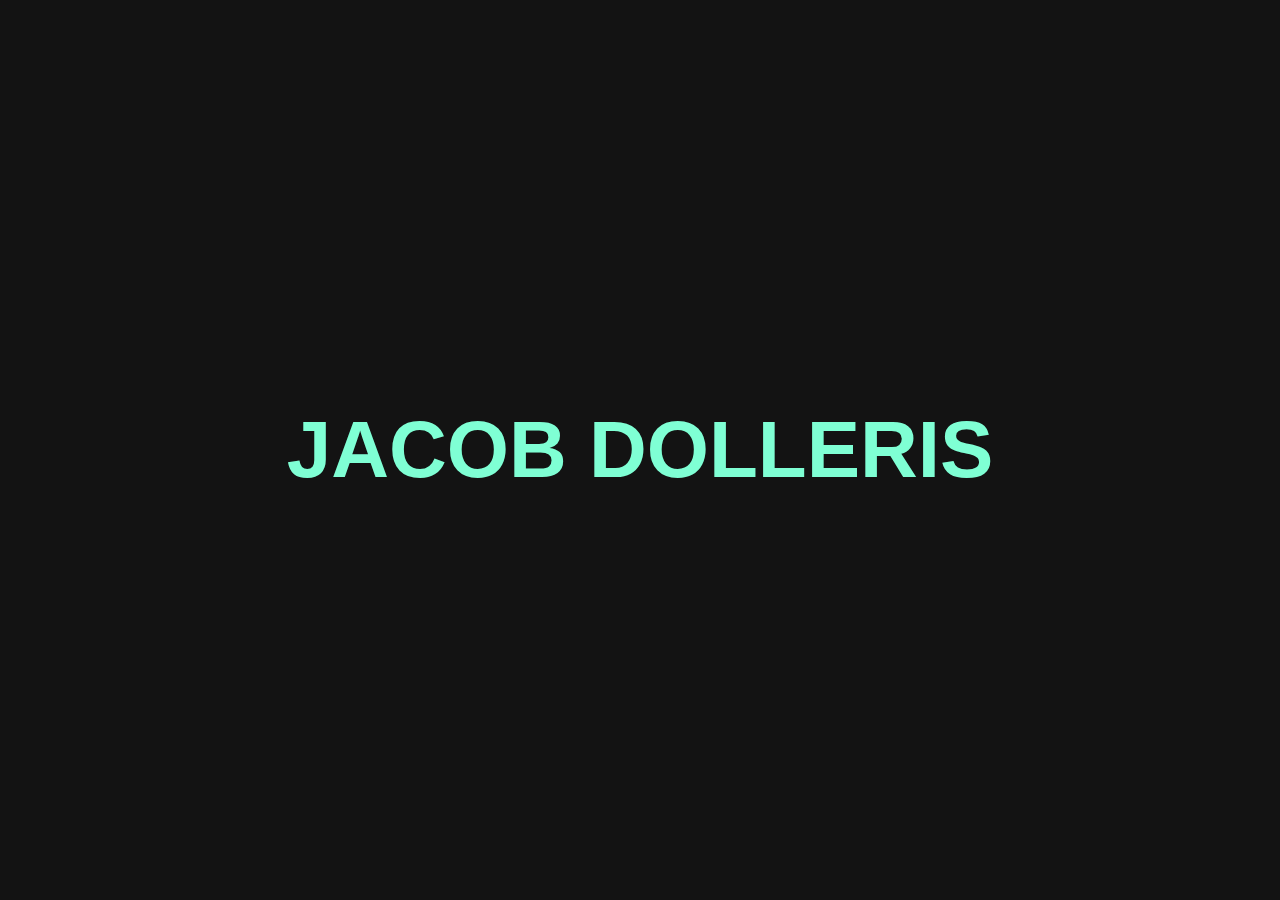
<file: index.html>
<!DOCTYPE html>
<html lang="en">
<head>
    <link href="stylesheets/style.css" rel="stylesheet">
    <meta charset="UTF-8">
    <meta name="viewport" content="width=device-width, initial-scale=1.0">
    <title>Velkommen</title>
</head>
<body>
    <div class="container">
        <h1>
           <a href="#menu">Jacob Dolleris</a>
        </h1>
           
       <div class="popover" id="menu">
        <div class = 'content'>
         <a href="#" class="close"></a>
          <div class = 'nav'>
           <ul class = 'nav_list'>
             
             <div class = 'nav_list_item'>
             <li><a href="portfolio.html#first">Portfolio</a></li>
             </div>
           <div class = 'nav_list_item'>
             <li><a href="fremtid.html">Fremtid</a></li>
             </div>
             <div class = 'nav_list_item'>
              <li><a href="interesser.html">Galleri</a></li>
            </div>
           <div class = 'nav_list_item'>
             <li><a href="kontakt.html">Kontakt</a></li>
             </div>
     
             
           </ul>
         </div>
        </div>
        </div>
        </div>

       
<!--
        <div class="so-me">
          <img src="" alt="">
          <img src="" alt="">
          <img src="" alt="">
        </div>
  -->
</body>
</html>
</file>
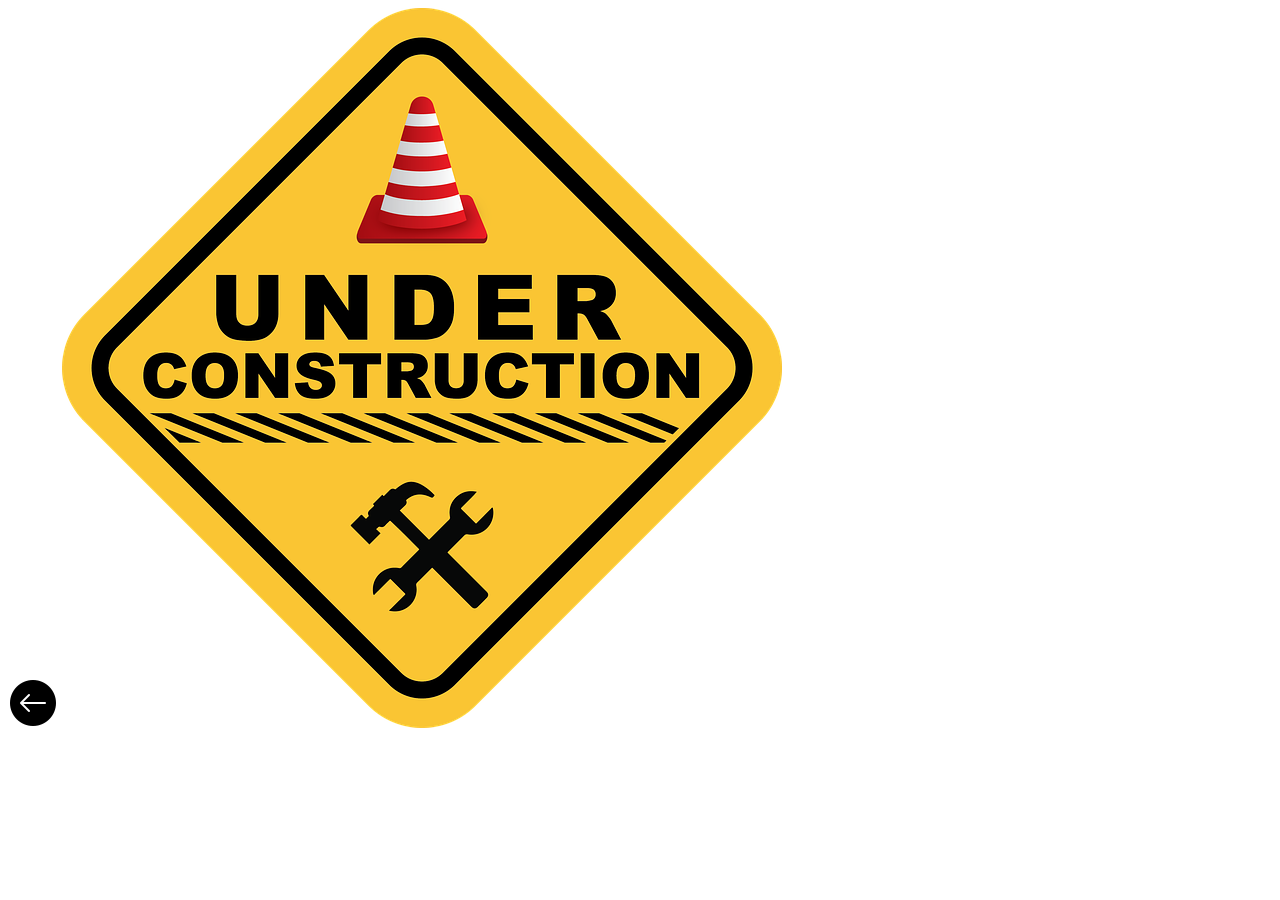
<file: fremtid.html>
<!DOCTYPE html>
<html lang="en">
<head>
    <meta charset="UTF-8">
    <meta name="viewport" content="width=device-width, initial-scale=1.0">
    <title>Fremtid</title>
</head>
<body>
    <a href="index.html#menu"><img src="billeder/back.png" width="50px" height="50px"></a>
    <img src="billeder/placeholder.png">
  
</body>
</html>
</file>
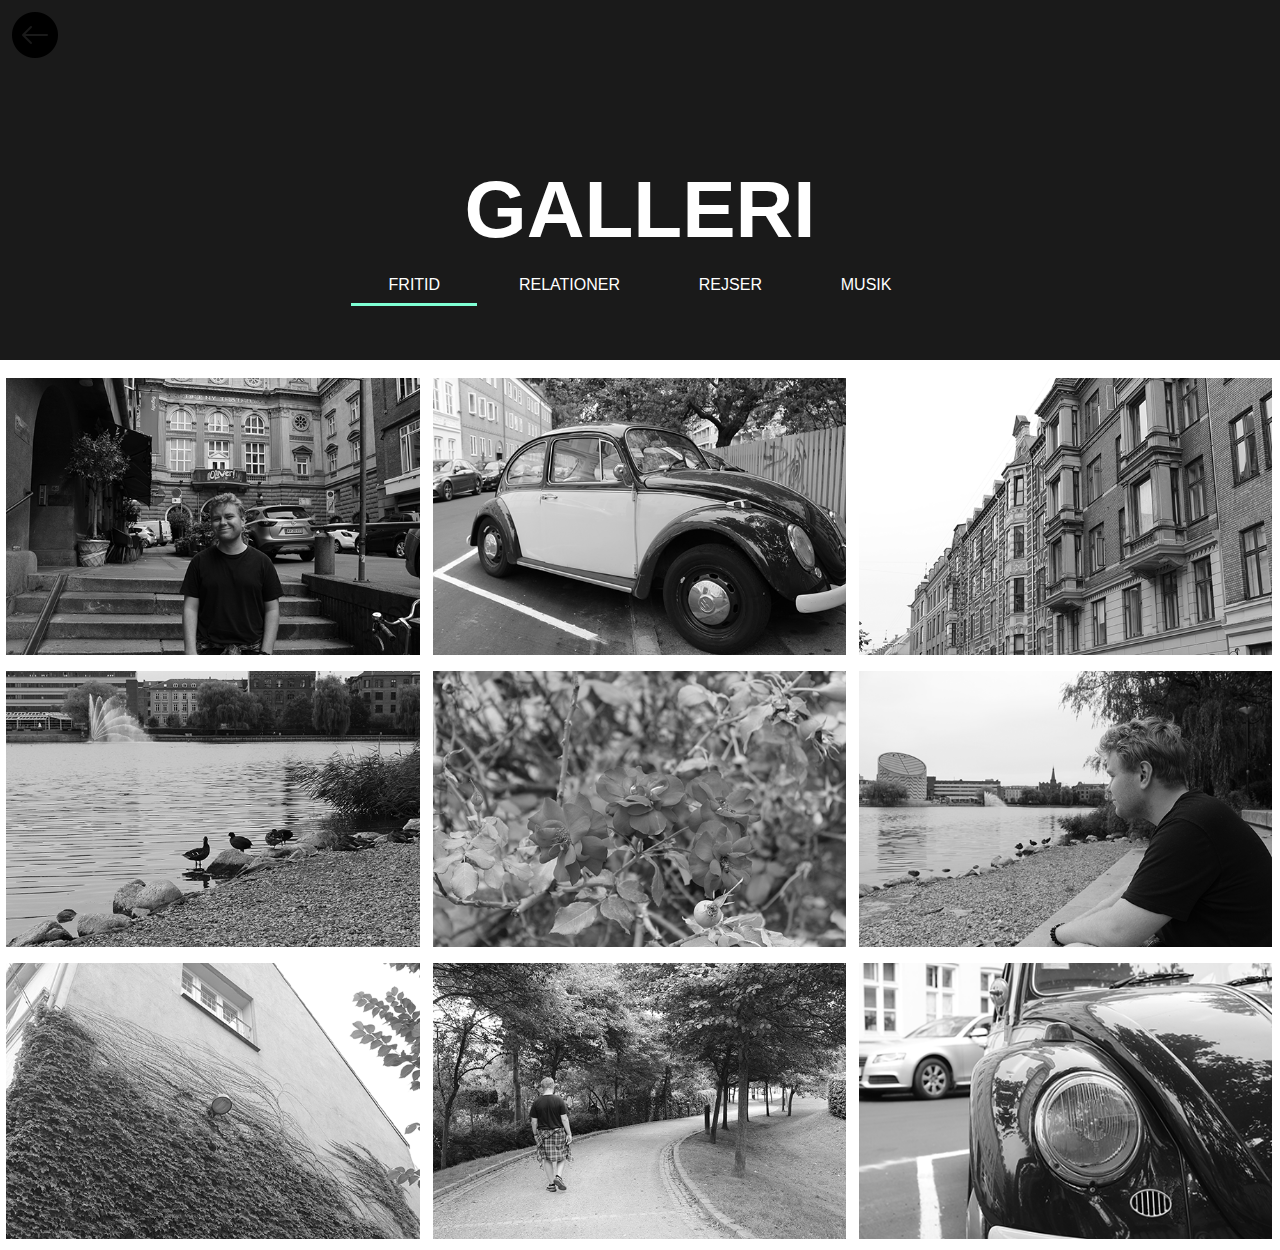
<file: interesser.html>
<!DOCTYPE html>
<html lang="en">
<head>
    <meta charset="UTF-8">
    <meta name="viewport" content="width=device-width, initial-scale=1.0">
    <title>Galleri</title>
    <link href="stylesheets/styleint.css" rel="stylesheet">
</head>

<body>
    
<div class="container">
    <a href="index.html#menu" class="tilbage"><img src="billeder/back.png" width="50px" height="50px"></a>
    
        <h1>Galleri</h1>

    
        <nav>
            <ul>
                <a href="interesser.html"> <li class="active">Fritid</li></a>
                <a href="sider/venner.html"> <li>Relationer</li></a>
                <a href="sider/rejser.html"> <li>Rejser</li></a>
                <a href="sider/musik.html"> <li>Musik</li></a>
                
            </ul>
        
           </nav> 

</div>
<div class="row filter fade-in">
    
    <div class="column">
        <img src="billeder/fritid/mig-2.png" style="width: 100%;">
        <img src="billeder/fritid/and.png" style="width:100%">
        <img src="billeder/fritid/vaeg.png" style="width: 100%;">
        

       
    </div>
    <div class="column">
       
        <img src="billeder/fritid/bil2.png" style="width:100%">
        <img src="billeder/fritid/blomst.png" style="width:100%">
        <img src="billeder/fritid/mig-bagfra.png" style="width: 100%;">
        
       
    </div>
    <div class="column">
       
        <img src="billeder/fritid/bygning.png" style="width:100%">
        <img src="billeder/fritid/mig.png" style="width:100%">
        <img src="billeder/fritid/bil1.png" style="width:100%">
        
        
        
       
    </div>

</body>
</html>
</file>
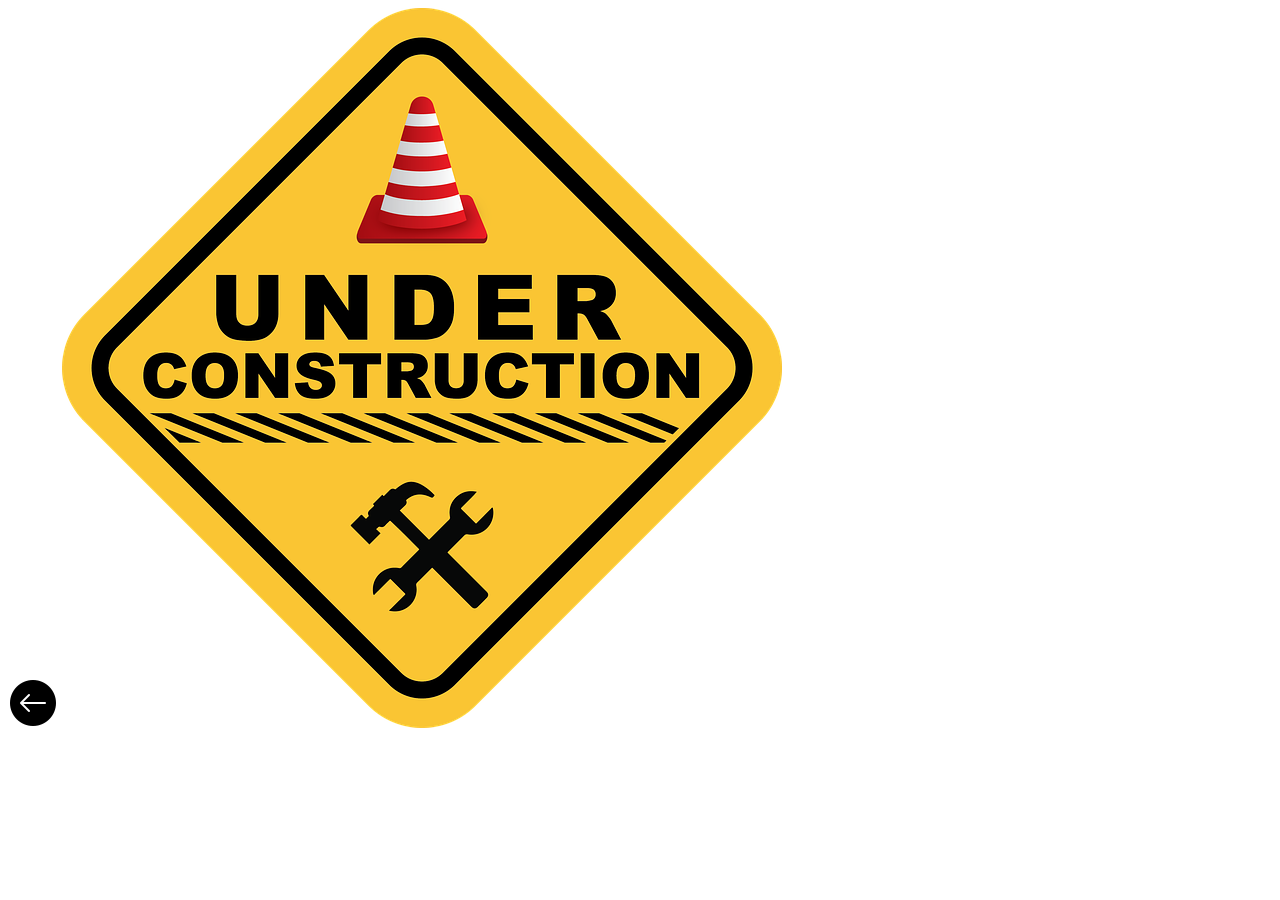
<file: kontakt.html>
<!DOCTYPE html>
<html lang="en">
<head>
    <meta charset="UTF-8">
    <meta name="viewport" content="width=device-width, initial-scale=1.0">
    <title>Kontakt</title>
</head>
<body>
    <a href="index.html#menu"><img src="billeder/back.png" width="50px" height="50px"></a>
    <img src="billeder/placeholder.png">
</body>
</html>
</file>
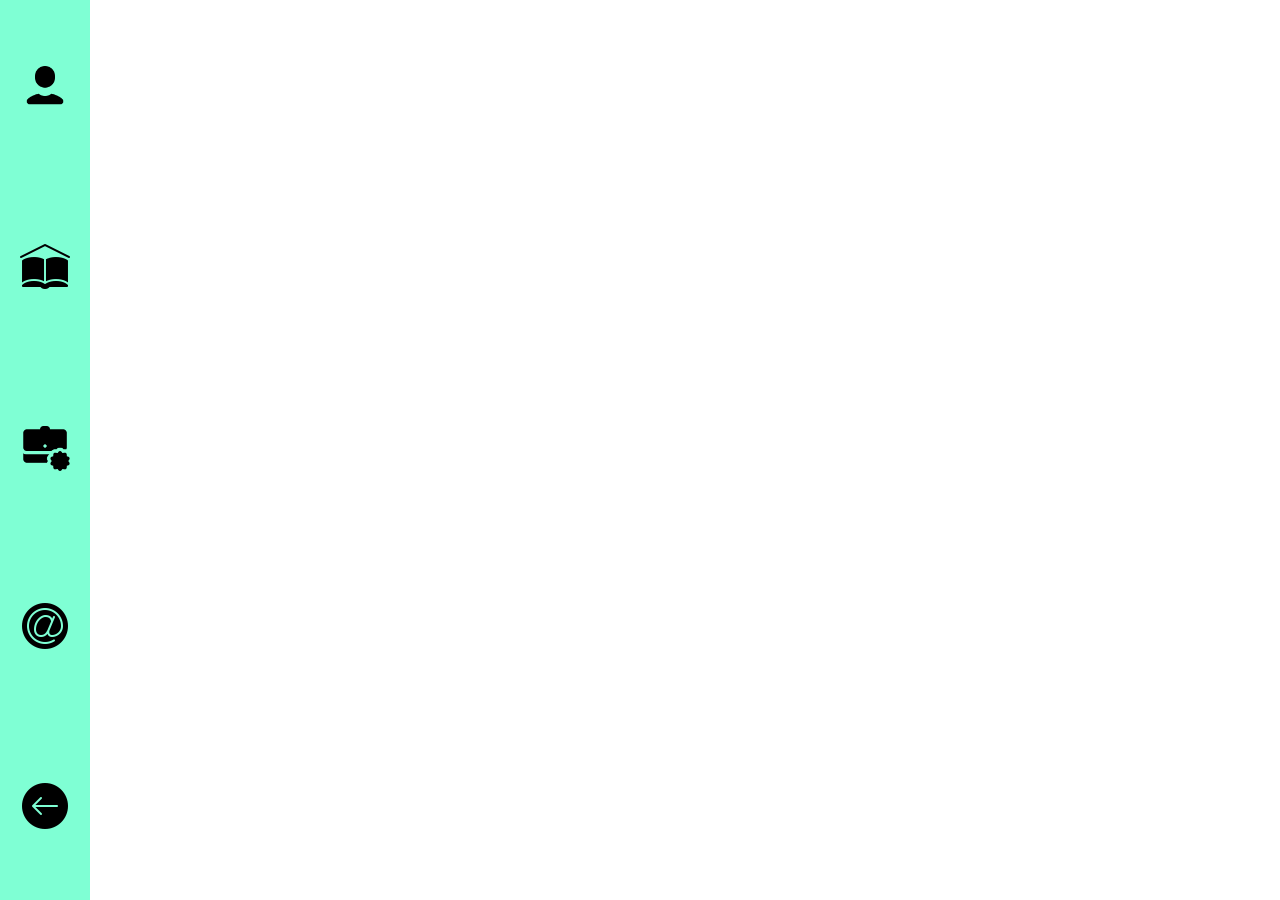
<file: portfolio.html>
<!DOCTYPE html>
<html lang="en">
<head>
    <link href="stylesheets/styleport.css" rel="stylesheet">
    <meta charset="UTF-8">
    <meta name="viewport" content="width=<device-width>, initial-scale=1.0">
    <title>Portfolio</title>
</head>
<body>
    <nav>
        <a href="#first">
          <img src="billeder/person.png"  width="50px" height="50px">
        </a>


        <a href="#second">
          <img src="billeder/skole.png" width="50px" height="50px">
        </a>


        <a href="#third">
          <img src="billeder/work.png" width="50px" height="50px">
        </a>
        
        <a href="#fourth">
          <img src="billeder/kontakt.png" width="50px" height="50px">
        </a>
       
        <a href="index.html#menu"> 
          <img src="billeder/back.png" width="50px" height="50px"> 
        </a>
      </nav>
       
      


     <div class= 'container'> 

       <section id= 'first'>

     

            <div class="overskirft">
              
                <h1>Hello!</h1>

            </div>

         <div class="tekst">

            <p>Velkommen til min portfolio. Her kan du finde mit CV, læse om min uddannelse, tidligere og aktive arbejde, du kan også kontakte mig.</p>

            
          </div>

      

          
        </section>
       







       <section id= 'second'>
         <h1 class="header">Uddannelse</h1>
       </section>
       
      <section id= 'third'>
        <h1 class="header">Arbejde</h1>
       </section>
       
      <section id= 'fourth'>
        <h1 class="header">Kontakt</h1>
       </section>
     </div>


</body>
</html>
</file>
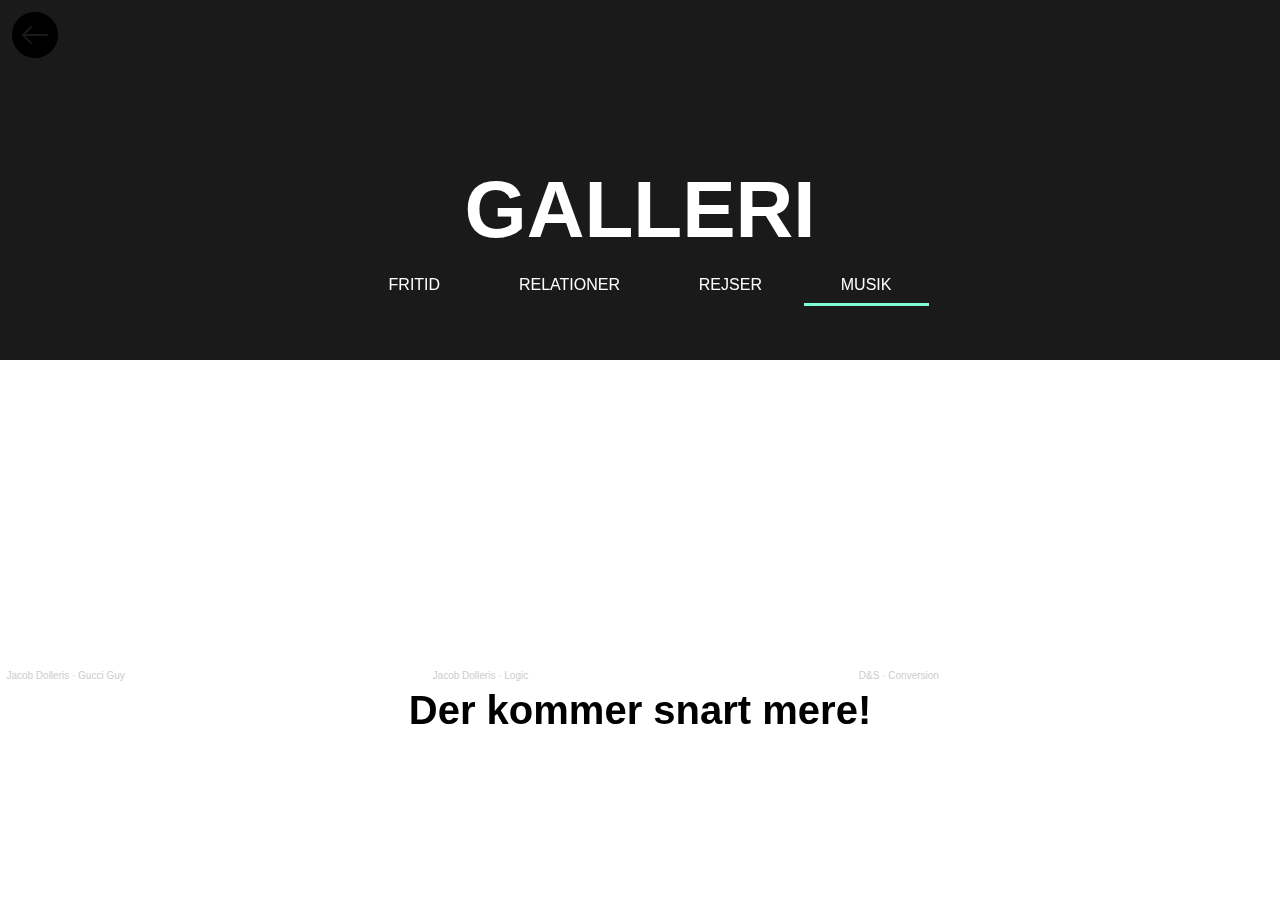
<file: sider/musik.html>
<!DOCTYPE html>
<html lang="en">
<head>
    <meta charset="UTF-8">
    <meta name="viewport" content="width=device-width, initial-scale=1.0">
    <title>Musik</title>
    <link href="../stylesheets/styleint.css" rel="stylesheet">
</head>
<body>
    <div class="container">
        <a href="../index.html#menu"><img src="../billeder/back.png" width="50px" height="50px"></a>
        
            <h1>Galleri</h1>
    
        
       <nav>
        <ul>
            <a href="../interesser.html"> <li>Fritid</li></a>
            <a href="venner.html"> <li>Relationer</li></a>
            <a href="rejser.html"> <li>Rejser</li></a>
            <a href="musik.html"> <li class="active">Musik</li></a>
            
        </ul>
    
       </nav> 
    
    </div>
    <div class="row fade-in">

        <div class="column">
            <iframe width="100%" height="300" scrolling="no" frameborder="no" allow="autoplay" src="https://w.soundcloud.com/player/?url=https%3A//api.soundcloud.com/tracks/771137830&color=%23ff5500&auto_play=false&hide_related=false&show_comments=true&show_user=true&show_reposts=false&show_teaser=true&visual=true"></iframe><div style="font-size: 10px; color: #cccccc;line-break: anywhere;word-break: normal;overflow: hidden;white-space: nowrap;text-overflow: ellipsis; font-family: Interstate,Lucida Grande,Lucida Sans Unicode,Lucida Sans,Garuda,Verdana,Tahoma,sans-serif;font-weight: 100;"><a href="https://soundcloud.com/jacob-dolleris" title="Jacob Dolleris" target="_blank" style="color: #cccccc; text-decoration: none;">Jacob Dolleris</a> · <a href="https://soundcloud.com/jacob-dolleris/gucciguy" title="Gucci Guy" target="_blank" style="color: #cccccc; text-decoration: none;">Gucci Guy</a></div>
        </div>

        <div class="column">
            <iframe width="100%" height="300" scrolling="no" frameborder="no" allow="autoplay" src="https://w.soundcloud.com/player/?url=https%3A//api.soundcloud.com/tracks/771216715&color=%23ff5500&auto_play=false&hide_related=false&show_comments=true&show_user=true&show_reposts=false&show_teaser=true&visual=true"></iframe><div style="font-size: 10px; color: #cccccc;line-break: anywhere;word-break: normal;overflow: hidden;white-space: nowrap;text-overflow: ellipsis; font-family: Interstate,Lucida Grande,Lucida Sans Unicode,Lucida Sans,Garuda,Verdana,Tahoma,sans-serif;font-weight: 100;"><a href="https://soundcloud.com/jacob-dolleris" title="Jacob Dolleris" target="_blank" style="color: #cccccc; text-decoration: none;">Jacob Dolleris</a> · <a href="https://soundcloud.com/jacob-dolleris/logic" title="Logic" target="_blank" style="color: #cccccc; text-decoration: none;">Logic</a></div>

        </div>

        <div class="column">
            <iframe width="100%" height="300" scrolling="no" frameborder="no" allow="autoplay" src="https://w.soundcloud.com/player/?url=https%3A//api.soundcloud.com/tracks/539287284&color=%23ff5500&auto_play=false&hide_related=false&show_comments=true&show_user=true&show_reposts=false&show_teaser=true&visual=true"></iframe><div style="font-size: 10px; color: #cccccc;line-break: anywhere;word-break: normal;overflow: hidden;white-space: nowrap;text-overflow: ellipsis; font-family: Interstate,Lucida Grande,Lucida Sans Unicode,Lucida Sans,Garuda,Verdana,Tahoma,sans-serif;font-weight: 100;"><a href="https://soundcloud.com/beat-makers-771154600" title="D&amp;S" target="_blank" style="color: #cccccc; text-decoration: none;">D&amp;S</a> · <a href="https://soundcloud.com/beat-makers-771154600/conversion" title="Conversion" target="_blank" style="color: #cccccc; text-decoration: none;">Conversion</a></div>
        </div>
    </div>

    <h1 style="width: 100%; text-align: center; font-size: 40px;" class="fade-in">Der kommer snart mere!</h1>
</body>
</html>
</file>
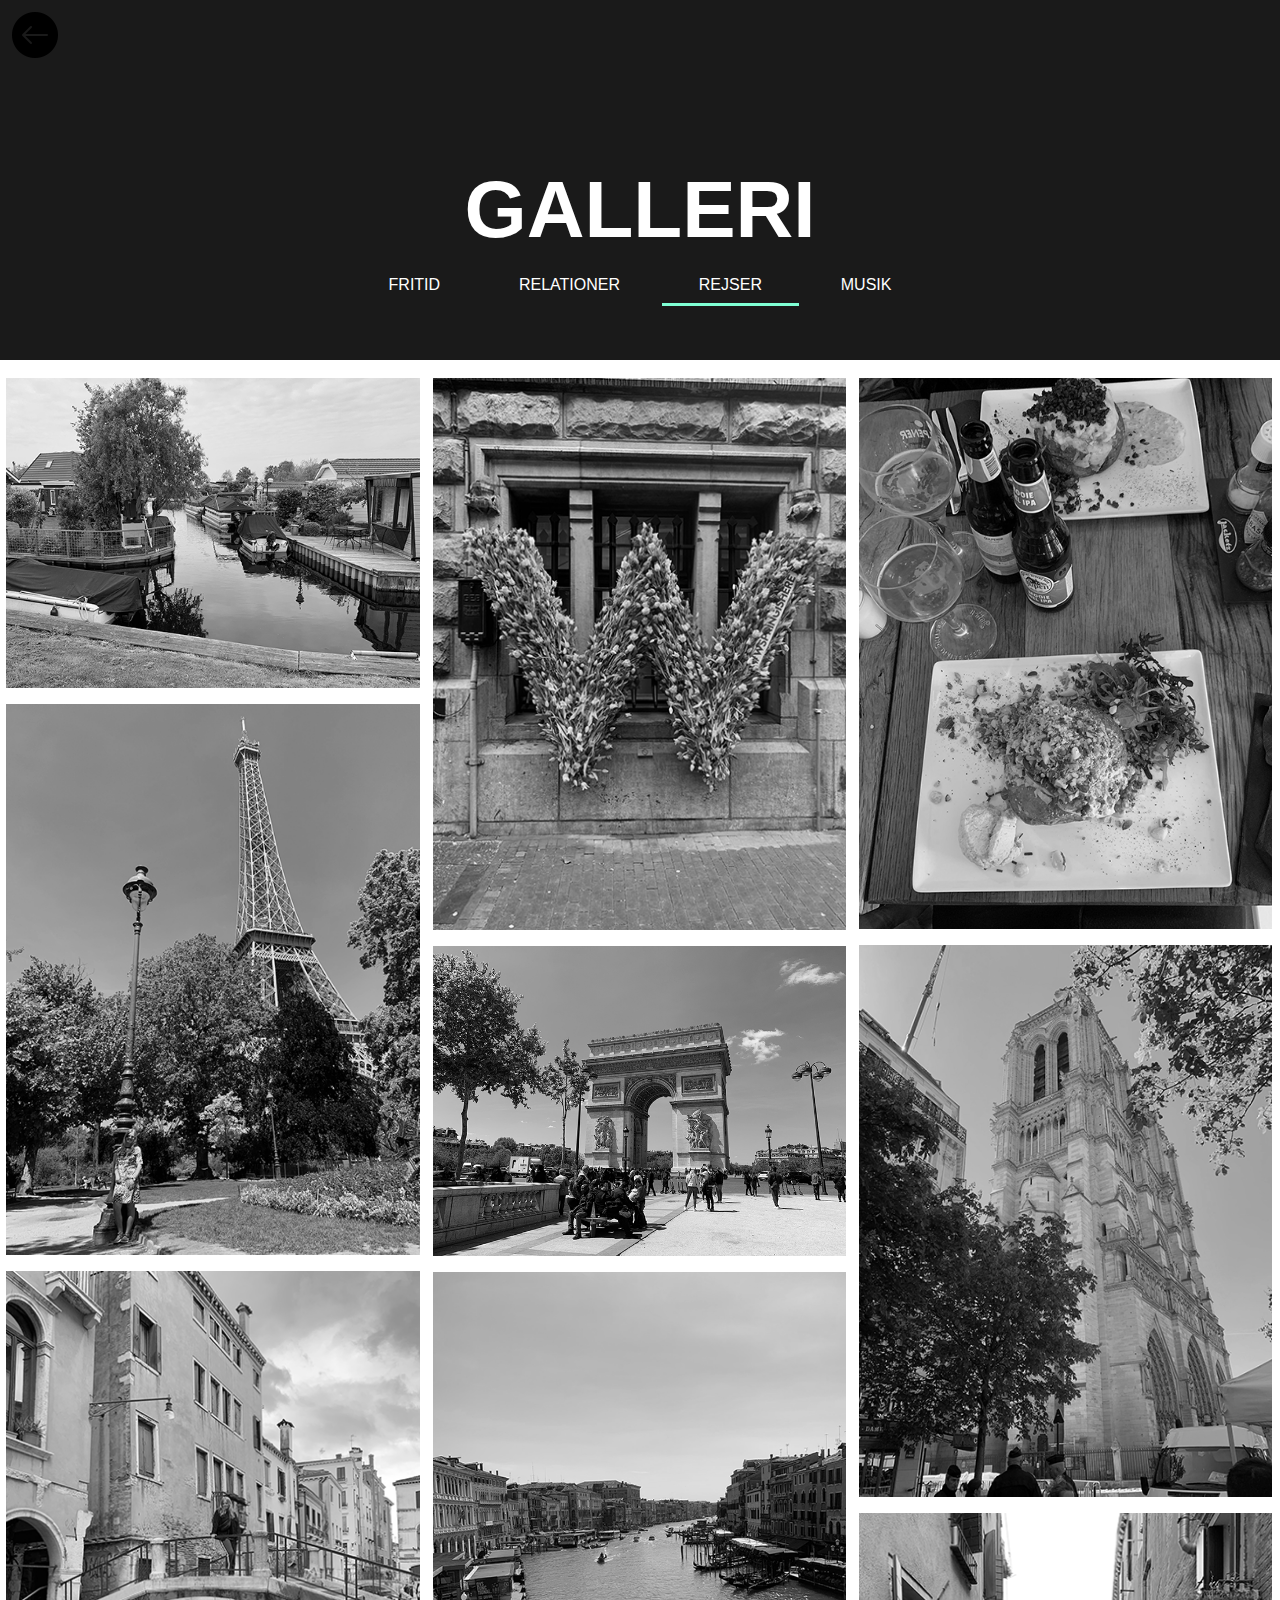
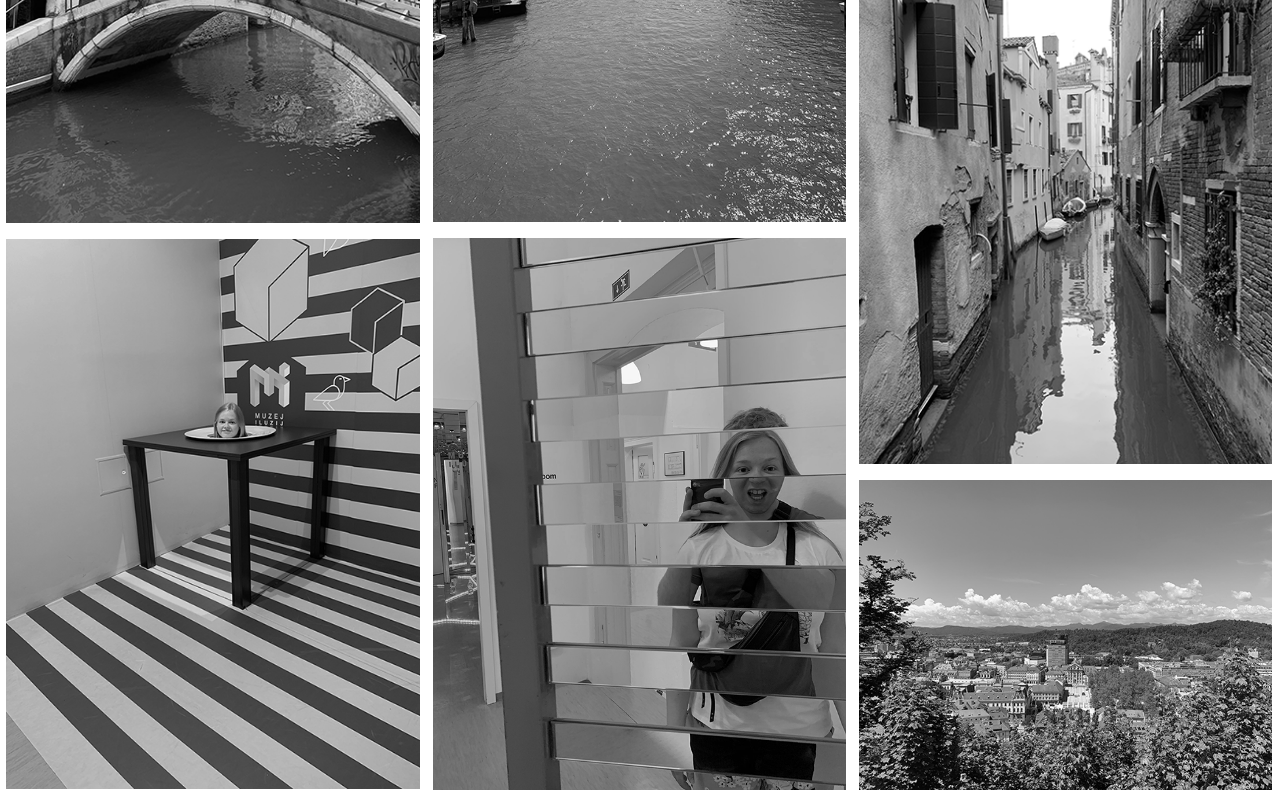
<file: sider/rejser.html>
<!DOCTYPE html>
<html lang="en">
<head>
    <meta charset="UTF-8">
    <meta name="viewport" content="width=device-width, initial-scale=1.0">
    <title>Kæreste</title>
    <link href="../stylesheets/styleint.css" rel="stylesheet">
</head>
<body>
    <div class="container">
        <a href="../index.html#menu"><img src="../billeder/back.png" width="50px" height="50px"></a>
        
        
            <h1>Galleri</h1>
    
        
       <nav>
        <ul>
            <a href="../interesser.html"> <li>Fritid</li></a>
            <a href="venner.html"> <li>Relationer</li></a>
            <a href="rejser.html"> <li class="active">Rejser</li></a>
            <a href="musik.html"> <li>Musik</li></a>
            
        </ul>
    
       </nav> 
    
    </div>
    <div class="row filter fade-in">
        <div class="column">
            <img src="../billeder/rejser/amsterdam/amst-vand.png" style="width: 100%;">
            <img src="../billeder/rejser/paris/eiffel.png" style="width: 100%;">
            <img src="../billeder/rejser/venedig/venezia-bro.png" style="width: 100%;">
            <img src="../billeder/rejser/ljubiana/lju-snyd.png" style="width: 100%;">
        </div>
        <div class="column">
            <img src="../billeder/rejser/amsterdam/blomst.png" style="width: 100%;">
            <img src="../billeder/rejser/paris/buen.png" style="width: 100%;">
            <img src="../billeder/rejser/venedig/venezia-vand.png" style="width: 100%;">
            <img src="../billeder/rejser/ljubiana/lju-spejl.png" style="width: 100%;">

        </div>
        <div class="column">
            <img src="../billeder/rejser/amsterdam/mad.png" style="width: 100%;">
            <img src="../billeder/rejser/paris/notre.png" style="width: 100%;">
            <img src="../billeder/rejser/venedig/venezia-gade.png" style="width: 100%;">
            <img src="../billeder/rejser/ljubiana/lju1.png" style="width: 100%;">

        </div>



    </div>
</body>
</html>
</file>
<file: stylesheets/style.css>
* {
    margin: 0;
    padding: 0;
}

.container {
    min-height: 100vh;
    display: flex;
    justify-content: center;
    align-items: center;
    scroll-behavior: smooth;
    background: #131313;
    font-family:'Helvetica Neue', sans-serif;
}

h1 a {
  font-size: 80px;
  color: aquamarine;
  text-decoration: none;
  text-transform: uppercase;
  transition: all ease-in-out 0.5s;
  
}

h1 a:hover {

font-size: 90px;
}

.popover {
   display: none;
   box-shadow: 0px 6px 8px rgba(19, 19, 19, .7);
}

.popover:target {
  position: absolute;
  right: 0;
  top: 0;
  width: 100%;
  height: 100%;
  display: flex;
  align-items: center;
  justify-content: center;
}

.popover .content {
  display: flex;
  align-items: center;
  justify-content: center;
  position: relative;
  width: 0;
  height: 0;
  color: #fff;
  background-color: #191919;
  animation: 1s grow ease forwards;
  text-align: center;
}

.nav_list  {
  list-style-type: none;
}

.nav_list a {
  text-decoration: none;
  font-size: 50px;
  color: #fff;
}

.nav_list_item {
  height: 100%;
  overflow: hidden;
}

.nav_list li {
  padding: 15px 0;
  text-transform: uppercase;
  transform: translateY(200px);
  opacity: 0;
  animation: 2s slideUp ease forwards .5s;
  position: relative;
}

.nav_list li::before {
  content: '';
  position: absolute;
  height: 2px;
  width: 0px;
  left: 0;
  bottom: 10px;
  background: aquamarine; 
  transition: all .5s ease;
}

.nav_list li:hover:before {
      width: 100%;
}

.popover p {
  padding: 50px;
  opacity: 0;
  animation: 1s fadeIn ease forwards 1s;
}

.popover .close::after {
  right: 0;
  top: 0;
  width: 50px;
  height: 50px;
  position: absolute;
  display: flex;
  z-index: 1;
  font-size: 30px;
  align-items: center;
  justify-content: center;
  background-color: aquamarine;
  color: #191919;
  content: "×";
  cursor: pointer;
  opacity: 0; 
  animation: 1s fadeIn ease forwards .5s;
}

@keyframes grow {
  100% {
    height: 90%;
    width: 90%;
 }
}

@keyframes fadeIn {
100% {
  opacity: 1;
 }
}

@keyframes slideUp {
  100% {
    transform: translateY(0);
    opacity: 1;
  }
}

/*
.so-me{
  background:#131313;
  min-height: 10vh;
}
*/
</file>
<file: stylesheets/styleint.css>
*{
    margin: 0;
    padding: 0;
    font-family:Montserrat, sans-serif;
    
}
::-webkit-scrollbar {
    display: none;
  }
.container{
min-height: 40vh;
background: rgb(26, 26, 26);
text-transform: uppercase;





}
.container img{
    margin: 10px 10px;

}
a{
    text-decoration: none;
    color: white;

    
}
.active {
    border-bottom:3px solid aquamarine;
  }
  nav li:hover{

    border-bottom:3px solid aquamarine;
  }
.container h1{
   text-align: center;
   font-size:80px;
   color: white;
   padding-top: 90px;
}

.tilbage:hover{
  opacity: 70%;
}
nav{
    text-align: center;
    padding: 20px;
    
    
    
}

nav ul{
    list-style-type: none;
    margin:0;
    padding:0;

}



nav ul li{
    display:inline;
    padding-top: 20px;
    padding-left: 3%;
    padding-right: 3%;
    padding-bottom: 10px;
    
    
}

.filter{
    
    
    
    filter: grayscale(100%);

}

.fade-in {
    animation: fadeIn ease 4s;
    -webkit-animation: fadeIn ease 4s;
    -moz-animation: fadeIn ease 4s;
    -o-animation: fadeIn ease 4s;
    -ms-animation: fadeIn ease 4s;
    }
    @keyframes fadeIn {
    0% {opacity:0;}
    100% {opacity:1;}
    }
    
    @-moz-keyframes fadeIn {
    0% {opacity:0;}
    100% {opacity:1;}
    }
    
    @-webkit-keyframes fadeIn {
    0% {opacity:0;}
    100% {opacity:1;}
    }
    
    @-o-keyframes fadeIn {
    0% {opacity:0;}
    100% {opacity:1;}
    }
    
    @-ms-keyframes fadeIn {
    0% {opacity:0;}
    100% {opacity:1;}
    }

    .column {
    float: left;
    width: 32.3%;
    padding: .5%;
  }
  
  .column img {
    margin-top: 12px;
  }
  .column video{
    margin-top: 12px;
  }
</file>
<file: stylesheets/styleport.css>
*{
    margin: 0;
    padding: 0;
    font-family: 'Helvetica Neue', sans-serif;
    
   /* box-sizing: border-box;*/
}
::-webkit-scrollbar {
    display: none;
  }

  
  :root {
  --first:  rgb(26, 26, 26);
  /* --menu: rgb(87, 87, 87); */
  --second: rgb(94, 94, 94);;
  --third: rgb(10, 10, 10);;
  --forth: rgb(145, 145, 145);;
  }
  
  .container {
    
    min-height: 100vh;
    font-family: Montserrat, sans-serif;
  }
  
  nav a {
      font-size: 40px;
      color: rgb(27, 27, 27);
      text-decoration: none;
      padding: 20px;
      text-align: center;
  }
  nav a:hover{
      opacity: 70%;
      
  
  }
  
    

  
  nav {
      position: fixed;
      left: 0;
      z-index: 50;
      display: flex;
      justify-content: space-around;
      flex-direction: column;
      height: 100vh;
      background-color: #7fffd4;
      
      
      
  }

  
  section {
      position: absolute;
      top: 0;
      height: 100vh;
      width: 0;
      transition: all ease-in .7s;
     
  } 
  
  section h1 {
      color: #fff;
      font-size: 100px;
      text-transform: uppercase;
      opacity: 0;
      
      
  }
  
  /* Styles applied on trigger */
  section:target {
      opacity: 1;
      position: absolute;
      left: 0;
      width: 100%;
      height: 100%;
      z-index: 10;
  }
  
  section:target h1 {
      opacity: 0;
      animation: 2s fadeIn forwards .5s;
  }



  section:target p {
    opacity: 0;
    animation: 2s fadeIn forwards 1.2s;
  }


  #first {
    /* background: var(--first); */
    background: url(../billeder/baggrund.png);
    background-repeat: no-repeat;
    background-size: cover;
   
   
    
    
                            /* Part 1 */ 
    
  }

.overskirft{
   
    display: flex;
    justify-content: center;
    align-items: flex-end;
    padding-top: 37vh;
    
    
}

.tekst{
    display: flex;
    justify-content: center;
    align-items: flex-end;
    color: white;
    margin: 0px 20%;
    font-size: 20px;
    margin-top: 30px;
    
    
   
}
                        /* Part 2*/
.test{
    margin-top: 400px;
    display:flex;
    justify-content: center;
    align-items: center;
    

   
    
}
.header{
    margin-left: 100px;
}
  #second {
      background-image: url(../billeder/baggrund2.png);
      background-repeat: no-repeat;
      background-size: cover;
     
  }
  
  #third {
      background: var(--third);
  }
  
  #fourth {
      background: var(--forth);
  }
  
  @keyframes fadeIn {
      100% { opacity:1 }
  }
</file>
